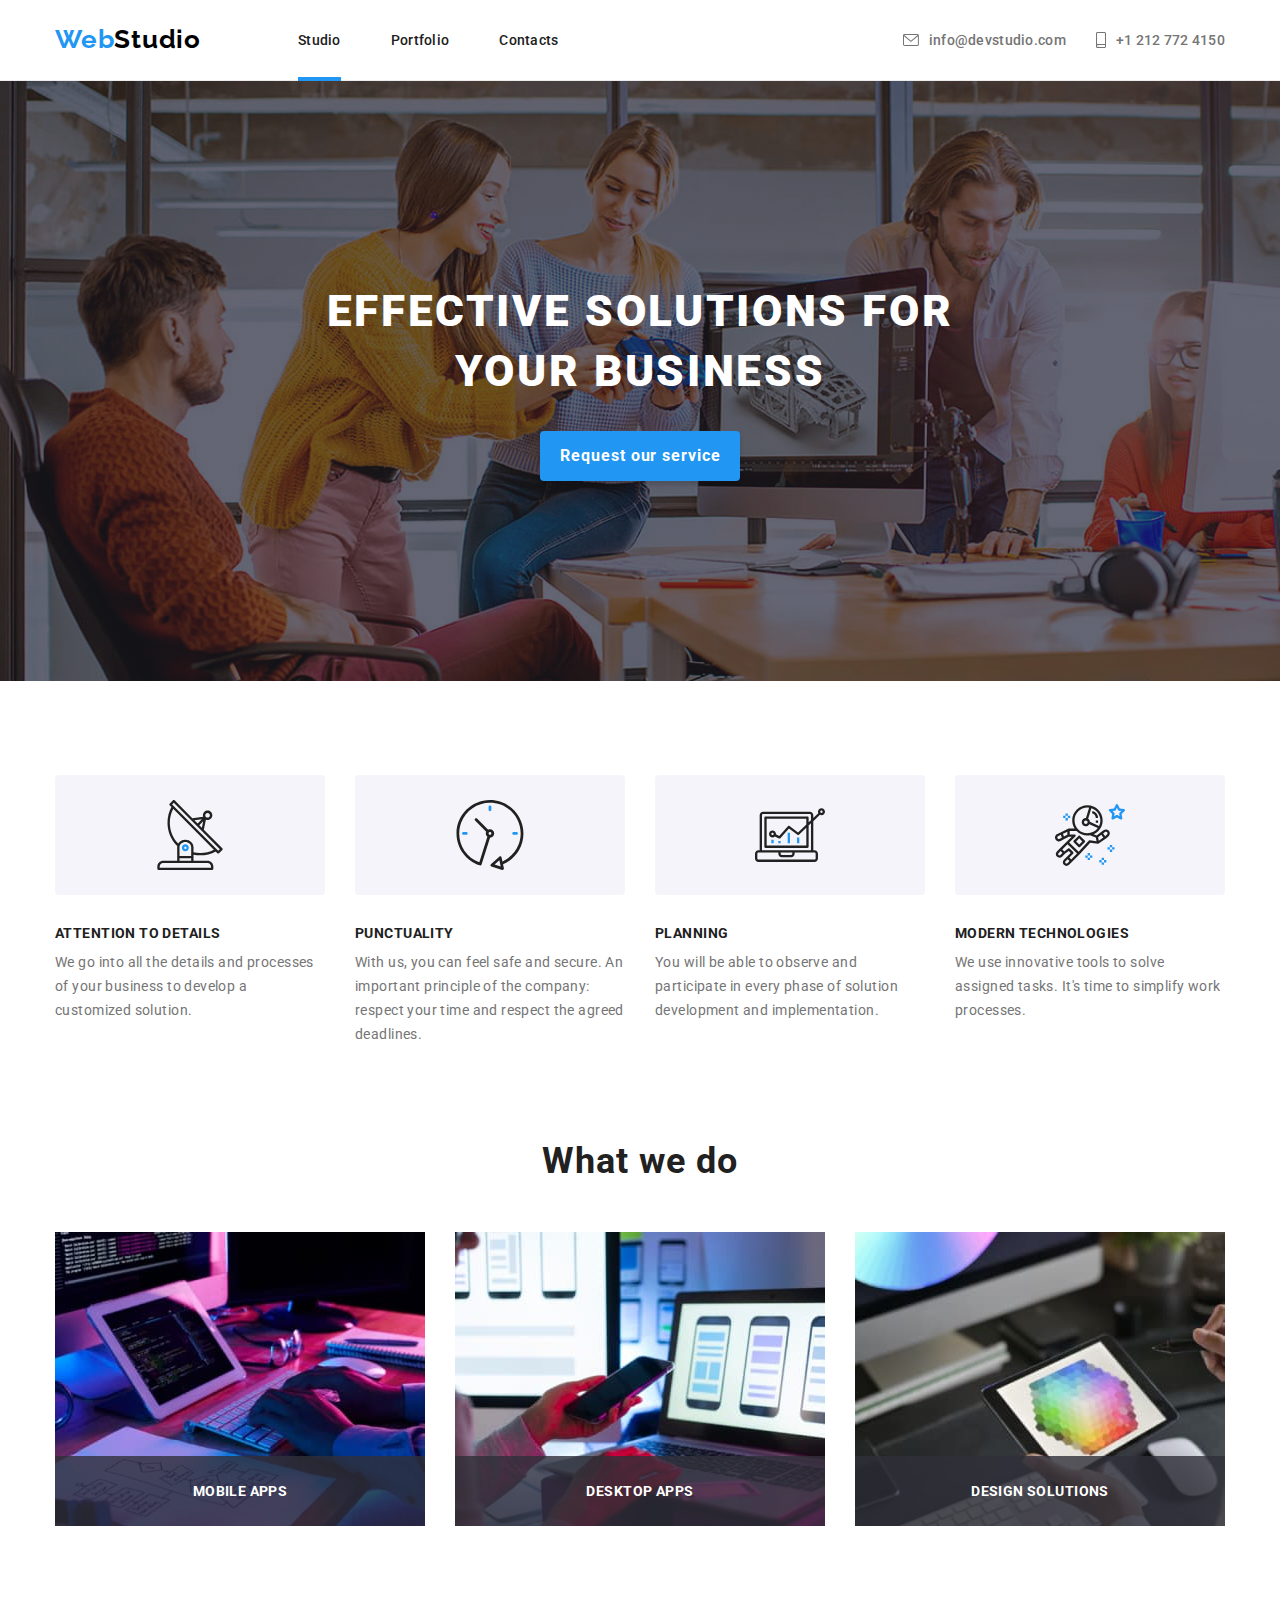
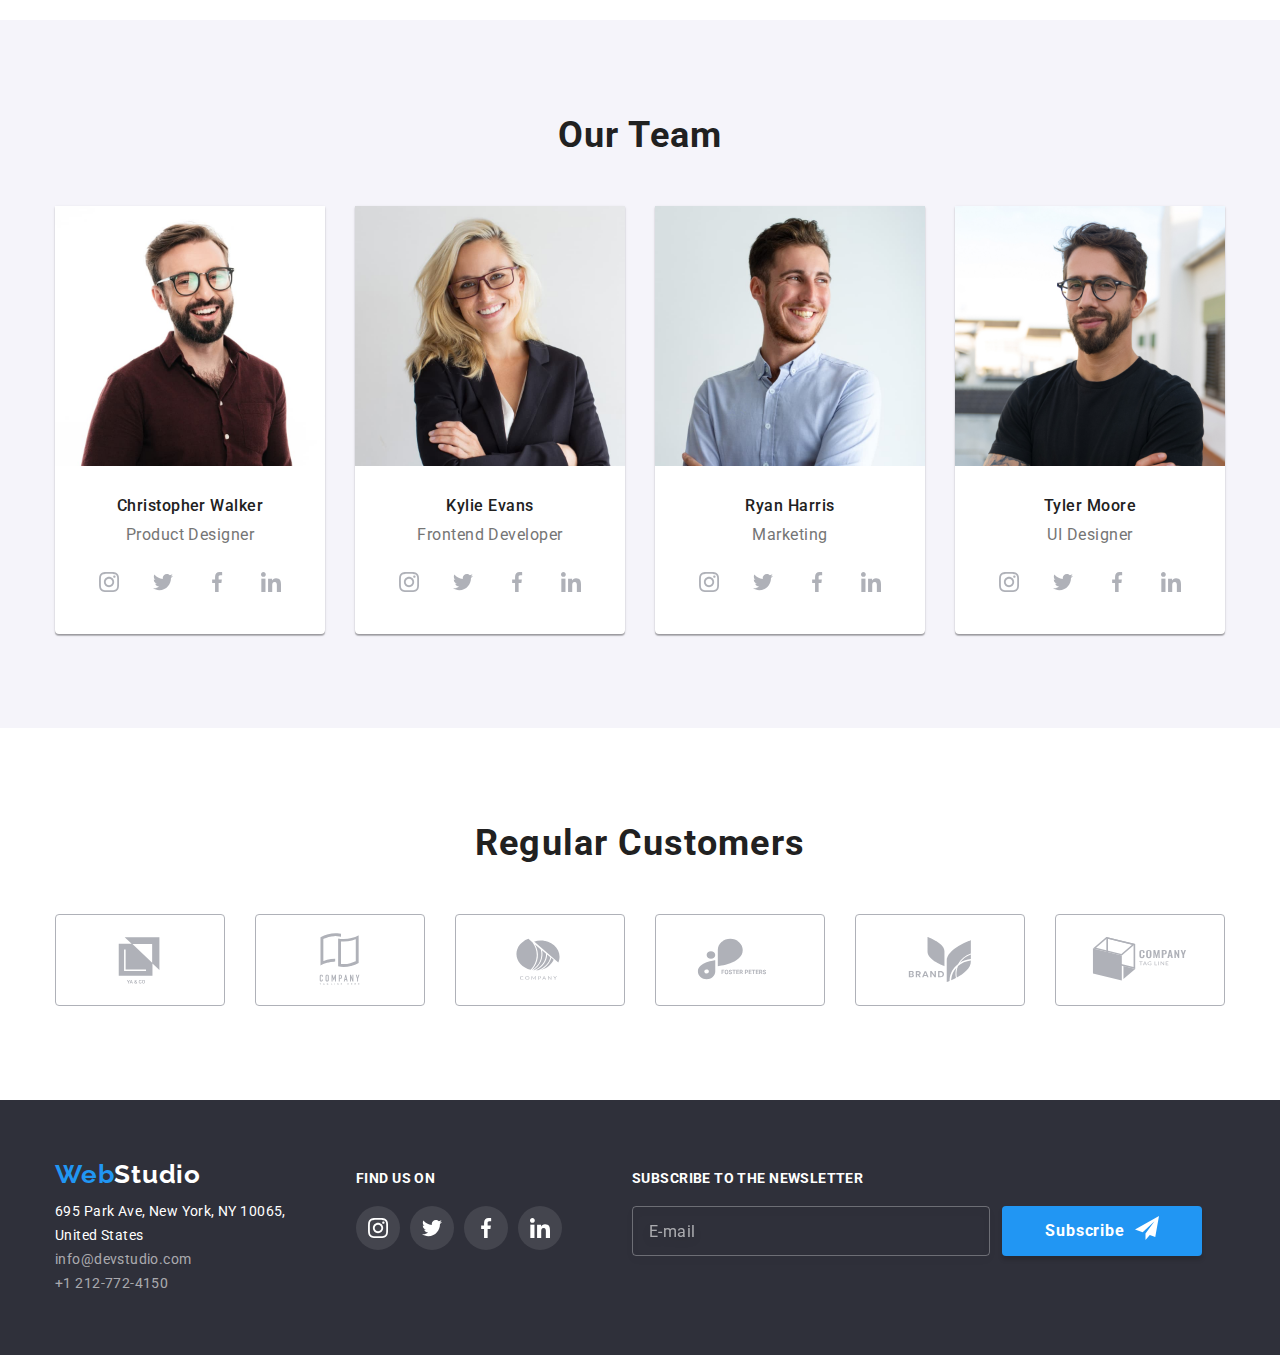
<file: index.html>
<!DOCTYPE html>
<html lang="en">
  <head>
    <link rel="preconnect" href="https://fonts.googleapis.com" />
    <link rel="preconnect" href="https://fonts.gstatic.com" crossorigin />
    <link
      href="https://fonts.googleapis.com/css2?family=Raleway:wght@700&family=Roboto:wght@400;500;700;900&display=swap"
      rel="stylesheet"
    />
    <link
      rel="stylesheet"
      href="https://cdnjs.cloudflare.com/ajax/libs/modern-normalize/1.1.0/modern-normalize.min.css"
    />
    <link rel="stylesheet" href="./css/main.min.css" />
    <!-- <link rel="stylesheet" href="./css/style.css" /> -->
    <meta charset="UTF-8" />
    <meta http-equiv="X-UA-Compatible" content="IE=edge" />
    <meta name="viewport" content="width=device-width, initial-scale=1.0" />
    <title>WebStudio - effective solutions</title>
  </head>
  <body>
    <!-- HEADER SECTION -->

    <header class="header">
      <div class="container header__container">
        <nav class="nav">
          <a class="header-logo logo" href="./index.html"
            >Web<span class="header-logo__hdsecond">Studio </span></a
          >
          <ul class="nav__list">
            <li class="nav__item">
              <a class="nav__link current" href="./index.html">Studio</a>
            </li>
            <li class="nav__item">
              <a class="nav__link" href="./portfolio.html">Portfolio</a>
            </li>
            <li class="nav__item">
              <a class="nav__link" href="#">Contacts</a>
            </li>
          </ul>
        </nav>

        <ul class="addresses">
          <li class="addresses__item">
            <a class="addresses__link" href="mailto:info@devstudio.com">
              <svg class="addresses__icon" width="16px" height="12px">
                <use
                  href="./images/svg/symbol-defss.svg#icon-envelope"
                ></use></svg
              >info@devstudio.com</a
            >
          </li>
          <li class="addresses__item">
            <a class="addresses__link" href="tel:+12127724150"
              ><svg class="addresses__icon" width="10px" height="16px">
                <use
                  href="./images/svg/symbol-defss.svg#icon-smartphone"
                ></use></svg
              >+1 212 772 4150</a
            >
          </li>
        </ul>
      </div>
    </header>

    <!-- HERO SECTION -->

    <main class="main">
      <section class="hero">
        <div class="container hero__wrapper">
          <h1 class="hero__cta">EFFECTIVE SOLUTIONS FOR YOUR BUSINESS</h1>
          <button class="hero__btn btn" type="button" data-modal-open>
            Request our service
          </button>
        </div>
      </section>

      <!-- FEATURES SECTION -->

      <section class="features section">
        <div class="container features__container">
          <h2 class="features__sectiontitle visually-hidden">Why choose us</h2>
          <ul class="features__list">
            <li class="features__item">
              <div class="features__icons-wrapper">
                <svg class="features__icon" width="70px" height="70px">
                  <use href="./images/svg/symbol-defss.svg#icon-antenna"></use>
                </svg>
              </div>
              <h3 class="features__title">ATTENTION TO DETAILS</h3>
              <p class="features__desc">
                We go into all the details and processes of your business to
                develop a customized solution.
              </p>
            </li>
            <li class="features__item">
              <div class="features__icons-wrapper">
                <svg class="features__icon" width="70px" height="70px">
                  <use href="./images/svg/symbol-defss.svg#icon-clock"></use>
                </svg>
              </div>
              <h3 class="features__title">PUNCTUALITY</h3>
              <p class="features__desc">
                With us, you can feel safe and secure. An important principle of
                the company: respect your time and respect the agreed deadlines.
              </p>
            </li>
            <li class="features__item">
              <div class="features__icons-wrapper">
                <svg class="features__icon" width="70px" height="70px">
                  <use href="./images/svg/symbol-defss.svg#icon-diagram"></use>
                </svg>
              </div>
              <h3 class="features__title">PLANNING</h3>
              <p class="features__desc">
                You will be able to observe and participate in every phase of
                solution development and implementation.
              </p>
            </li>
            <li class="features__item">
              <div class="features__icons-wrapper">
                <svg class="features__icon" width="70px" height="70px">
                  <use
                    href="./images/svg/symbol-defss.svg#icon-astronaut"
                  ></use>
                </svg>
              </div>
              <h3 class="features__title">MODERN TECHNOLOGIES</h3>
              <p class="features__desc">
                We use innovative tools to solve assigned tasks. It's time to
                simplify work processes.
              </p>
            </li>
          </ul>
        </div>
      </section>

      <!-- GALLERY SECTION -->

      <section class="gallery section">
        <h2 class="gallery__title section-title">What we do</h2>
        <div class="gallery__wrapper">
          <ul class="gallery__list">
            <li class="gallery__item">
              <img
                class="gallery__img"
                src="./images/box1.jpg"
                alt="tablet"
                width="370"
                height="294"
              />
              <div class="gallery__desc">
                <p class="gallery__desc-text">MOBILE APPS</p>
              </div>
            </li>
            <li class="gallery__item">
              <img
                class="galley-img"
                src="./images/box2.jpg"
                alt="laptop"
                width="370"
                height="294"
              />
              <div class="gallery__desc">
                <p class="gallery__desc-text">DESKTOP APPS</p>
              </div>
            </li>
            <li class="gallery__item">
              <img
                class="gallery__img"
                src="./images/box3.jpg"
                alt="tablet"
                width="370"
                height="294"
              />
              <div class="gallery__desc">
                <p class="gallery__desc-text">DESIGN SOLUTIONS</p>
              </div>
            </li>
          </ul>
        </div>
      </section>

      <!-- TEAM SECTION -->

      <section class="team section">
        <div class="team__wrapper container">
          <h2 class="team__title section-title">Our Team</h2>
          <ul class="team__list">
            <li class="team__item">
              <img
                class="team__img"
                src="./images/person1.jpg"
                alt="Product Designer"
                width="270"
                height="260"
              />
              <div class="team__desc-wrapper">
                <h3 class="team__name">Christopher Walker</h3>
                <p class="team__desc">Product Designer</p>
                <ul class="team__icons-list icons-list">
                  <li class="icon__item">
                    <a href="" class="team__icon-link">
                      <svg class="team__icon" width="20px" height="20px">
                        <use
                          href="./images/svg/symbol-defss.svg#icon-instagram"
                        ></use>
                      </svg>
                    </a>
                  </li>
                  <li class="icon-item">
                    <a href="" class="team__icon-link">
                      <svg class="team__icon" width="20px" height="20px">
                        <use
                          href="./images/svg/symbol-defss.svg#icon-twitter"
                        ></use>
                      </svg>
                    </a>
                  </li>
                  <li class="icon__item">
                    <a href="" class="team__icon-link">
                      <svg class="team__icon" width="20px" height="20px">
                        <use
                          href="./images/svg/symbol-defss.svg#icon-facebook"
                        ></use>
                      </svg>
                    </a>
                  </li>
                  <li class="icon__item">
                    <a href="" class="team__icon-link">
                      <svg class="team__icon" width="20px" height="20px">
                        <use
                          href="./images/svg/symbol-defss.svg#icon-linkedin"
                        ></use>
                      </svg>
                    </a>
                  </li>
                </ul>
              </div>
            </li>
            <li class="team__item">
              <img
                class="team__img"
                src="./images/person2.jpg"
                alt="Frontend Developer"
                width="270"
                height="260"
              />
              <div class="team__desc-wrapper">
                <h3 class="team__name">Kylie Evans</h3>
                <p class="team__desc">Frontend Developer</p>
                <ul class="team__icons-list icons-list">
                  <li class="icon__item">
                    <a href="" class="team__icon-link">
                      <svg class="team__icon" width="20px" height="20px">
                        <use
                          href="./images/svg/symbol-defss.svg#icon-instagram"
                        ></use>
                      </svg>
                    </a>
                  </li>
                  <li class="icon__item">
                    <a href="" class="team__icon-link">
                      <svg class="team__icon" width="20px" height="20px">
                        <use
                          href="./images/svg/symbol-defss.svg#icon-twitter"
                        ></use>
                      </svg>
                    </a>
                  </li>
                  <li class="icon__item">
                    <a href="" class="team__icon-link">
                      <svg class="team__icon" width="20px" height="20px">
                        <use
                          href="./images/svg/symbol-defss.svg#icon-facebook"
                        ></use>
                      </svg>
                    </a>
                  </li>
                  <li class="icon__item">
                    <a href="" class="team__icon-link">
                      <svg class="team__icon" width="20px" height="20px">
                        <use
                          href="./images/svg/symbol-defss.svg#icon-linkedin"
                        ></use>
                      </svg>
                    </a>
                  </li>
                </ul>
              </div>
            </li>
            <li class="team__item">
              <img
                class="team__img"
                src="./images/person3.jpg"
                alt="Marketing"
                width="270"
                height="260"
              />
              <div class="team__desc-wrapper">
                <h3 class="team__name">Ryan Harris</h3>
                <p class="team__desc">Marketing</p>
                <ul class="team__icons-list icons-list">
                  <li class="icon__item">
                    <a href="" class="team__icon-link">
                      <svg class="team__icon" width="20px" height="20px">
                        <use
                          href="./images/svg/symbol-defss.svg#icon-instagram"
                        ></use>
                      </svg>
                    </a>
                  </li>
                  <li class="icon__item">
                    <a href="" class="team__icon-link">
                      <svg class="team__icon" width="20px" height="20px">
                        <use
                          href="./images/svg/symbol-defss.svg#icon-twitter"
                        ></use>
                      </svg>
                    </a>
                  </li>
                  <li class="icon__item">
                    <a href="" class="team__icon-link">
                      <svg class="team__icon" width="20px" height="20px">
                        <use
                          href="./images/svg/symbol-defss.svg#icon-facebook"
                        ></use>
                      </svg>
                    </a>
                  </li>
                  <li class="icon__item">
                    <a href="" class="team__icon-link">
                      <svg class="team__icon" width="20px" height="20px">
                        <use
                          href="./images/svg/symbol-defss.svg#icon-linkedin"
                        ></use>
                      </svg>
                    </a>
                  </li>
                </ul>
              </div>
            </li>
            <li class="team__item">
              <img
                class="team__img"
                src="./images/person4.jpg"
                alt="UI Designer"
                width="270"
                height="260"
              />
              <div class="team__desc-wrapper">
                <h3 class="team__name">Tyler Moore</h3>
                <p class="team__desc">UI Designer</p>
                <ul class="team__icons-list icons-list">
                  <li class="icon__item">
                    <a href="" class="team__icon-link" aria-label="instagram">
                      <svg class="team__icon" width="20px" height="20px">
                        <use
                          href="./images/svg/symbol-defss.svg#icon-instagram"
                        ></use>
                      </svg>
                    </a>
                  </li>
                  <li class="icon__item">
                    <a href="" class="team__icon-link" aria-label="twitter">
                      <svg class="team__icon" width="20px" height="20px">
                        <use
                          href="./images/svg/symbol-defss.svg#icon-twitter"
                        ></use>
                      </svg>
                    </a>
                  </li>
                  <li class="icon__item">
                    <a href="" class="team__icon-link" aria-label="facebook">
                      <svg class="team__icon" width="20px" height="20px">
                        <use
                          href="./images/svg/symbol-defss.svg#icon-facebook"
                        ></use>
                      </svg>
                    </a>
                  </li>
                  <li class="icon__item">
                    <a href="" class="team__icon-link" aria-label="linkedin">
                      <svg class="team__icon" width="20px" height="20px">
                        <use
                          href="./images/svg/symbol-defss.svg#icon-linkedin"
                        ></use>
                      </svg>
                    </a>
                  </li>
                </ul>
              </div>
            </li>
          </ul>
        </div>
      </section>

      <!-- COMPANIES SECTION -->

      <section class="companies section">
        <div class="container companies__container">
          <h2 class="companies__title section-title">Regular Customers</h2>
          <ul class="companies__list">
            <li class="companies__item">
              <a class="companies__link" href=""
                ><svg class="companies__icon" width="106px" height="60px">
                  <use href="./images/svg/symbol-defss.svg#icon-Logo1"></use>
                </svg>
              </a>
            </li>
            <li class="companies__item">
              <a class="companies__link" href="">
                <svg class="companies__icon" width="106px" height="60px">
                  <use href="./images/svg/symbol-defss.svg#icon-Logo2"></use>
                </svg>
              </a>
            </li>
            <li class="companies__item">
              <a class="companies__link" href="">
                <svg class="companies__icon" width="106px" height="60px">
                  <use href="./images/svg/symbol-defss.svg#icon-Logo3"></use>
                </svg>
              </a>
            </li>
            <li class="companies__item">
              <a class="companies__link" href="">
                <svg class="companies__icon" width="106px" height="60px">
                  <use href="./images/svg/symbol-defss.svg#icon-Logo4"></use>
                </svg>
              </a>
            </li>

            <li class="companies__item">
              <a class="companies__link" href="">
                <svg class="companies__icon" width="106px" height="60px">
                  <use href="./images/svg/symbol-defss.svg#icon-Logo5"></use>
                </svg>
              </a>
            </li>
            <li class="companies__item">
              <a class="companies__link" href="">
                <svg class="companies__icon" width="106px" height="60px">
                  <use href="./images/svg/symbol-defss.svg#icon-Logo6"></use>
                </svg>
              </a>
            </li>
          </ul>
        </div>
      </section>
    </main>

    <!-- FOOTER SECTION -->

    <footer class="footer">
      <div class="footer__wrapper container">
        <div class="footer__contacts">
          <a class="footer__logo logo" href="./index.html"
            >Web<span class="logo__ftsecond">Studio </span></a
          >
          <address class="contacts-footer">
            <ul class="footer-address-list">
              <li class="address-footer-item">
                <a class="address-footer"
                  >695 Park Ave, New York, NY 10065, United States</a
                >
              </li>
              <li class="address-footer-item address-footer-item-email">
                <a class="email-footer" href="mailto:info@devstudio.com"
                  >info@devstudio.com</a
                >
              </li>
              <li class="address-footer-item address-footer-tel">
                <a class="tel-footer" href="tel:+12127724150"
                  >+1 212-772-4150</a
                >
              </li>
            </ul>
          </address>
        </div>
        <div class="footer-social-wrapper">
          <h2 class="footer-title footer-social-title">FIND US ON</h2>
          <ul class="icons-list footer-icons-list">
            <li class="icon__item footer-icon-item">
              <a
                href=""
                class="team__icon-link footer-icon-link"
                aria-label="instagram"
              >
                <svg class="team__icon footer-icon" width="20px" height="20px">
                  <use
                    href="./images/svg/symbol-defss.svg#icon-instagram"
                  ></use>
                </svg>
              </a>
            </li>
            <li class="icon__item footer-icon-item">
              <a
                href=""
                class="team__icon-link footer-icon-link"
                aria-label="twitter"
              >
                <svg class="team__icon footer-icon" width="20px" height="20px">
                  <use href="./images/svg/symbol-defss.svg#icon-twitter"></use>
                </svg>
              </a>
            </li>
            <li class="icon__item footer-icon-item">
              <a
                href=""
                class="team__icon-link footer-icon-link"
                aria-label="facebook"
              >
                <svg class="team__icon footer-icon" width="20px" height="20px">
                  <use href="./images/svg/symbol-defss.svg#icon-facebook"></use>
                </svg>
              </a>
            </li>
            <li class="icon__item footer-icon-item">
              <a
                href=""
                class="team__icon-link footer-icon-link"
                aria-label="linkedin"
              >
                <svg class="team__icon footer-icon" width="20px" height="20px">
                  <use href="./images/svg/symbol-defss.svg#icon-linkedin"></use>
                </svg>
              </a>
            </li>
          </ul>
        </div>
        <div class="footer-contact-wrapper">
          <h2 class="footer-title footer-title-subscribe">
            SUBSCRIBE TO THE NEWSLETTER
          </h2>
          <form name="footer-contact" class="footer-contact">
            <label class="label-footer-contact" for="label-footer-contact">
              <input
                type="email"
                class="input-footer-contact"
                placeholder="E-mail"
                id="label-footer-contact"
              />
            </label>
            <button type="submit" class="btn-footer-submit btn">
              <span class="btn-footer-name">Subscribe</span>
              <svg class="icon-btn-footer" width="24" height="24">
                <use href="./images/svg/symbol-defss.svg#icon-send"></use>
              </svg>
            </button>
          </form>
        </div>
      </div>
    </footer>
    <!-- ********* -->

    <!-- Modal Window -->

    <!-- ********* -->
    <div class="backdrop is-hidden" data-modal>
      <div class="modal">
        <button class="modal-button" type="button" data-modal-close>
          <svg class="modal-icon" width="18" height="18">
            <use href="./images/svg/symbol-defss.svg#close-icon"></use>
          </svg>
        </button>
        <form name="request_form" class="request-form">
          <strong class="modal-title"
            >Leave your information and we'll call you back</strong
          >
          <label for="label-name" class="label label-name">
            <span class="label-title">Name</span>
            <input
              id="label-name"
              type="text"
              name="input_name"
              class="input-name"
            />
            <svg class="icon-form icon-name" width="18" height="18">
              <use href="./images/svg/symbol-defss.svg#icon-person"></use>
            </svg>
          </label>
          <label for="label-tel" class="label label-tel">
            <span class="label-title">Telephone</span>
            <input
              type="text"
              name="input_tel"
              class="input-tel"
              id="label-tel"
            />
            <svg class="icon-form icon-tel" width="18" height="18">
              <use href="./images/svg/symbol-defss.svg#icon-phone"></use>
            </svg>
          </label>
          <label for="label-email" class="label label-email"
            ><span class="label-title">E-mail</span>
            <input
              type="email"
              name="input_email"
              class="input-email"
              id="label-email"
            />
            <svg class="icon-form icon-email" width="18" height="18">
              <use href="./images/svg/symbol-defss.svg#icon-email"></use>
            </svg>
          </label>
          <label for="label-comments" class="label label-comments"
            >Comments
            <textarea
              name="comments-text"
              rows="8"
              placeholder="Enter the text"
              id="label-comments"
            ></textarea>
          </label>
          <label for="label-terms" class="label-terms">
            <input
              class="input-terms"
              type="checkbox"
              name="input-terms"
              id="label-terms"
            />

            <span class="checkbox-custom">
              <svg class="checkbox-icon" width="11" height="8">
                <use href="./images/svg/symbol-defss.svg#icon-checkbox"></use>
              </svg>
            </span>
            <span
              >I agree with the newsletter and accept the<br />
              <a href="" class="terms-link">Terms and Conditions</a></span
            >
          </label>
          <button class="send-form-btn btn" type="submit">Send</button>
        </form>
      </div>
    </div>
    <script src="./js/modal.js"></script>
  </body>
</html>
</file>
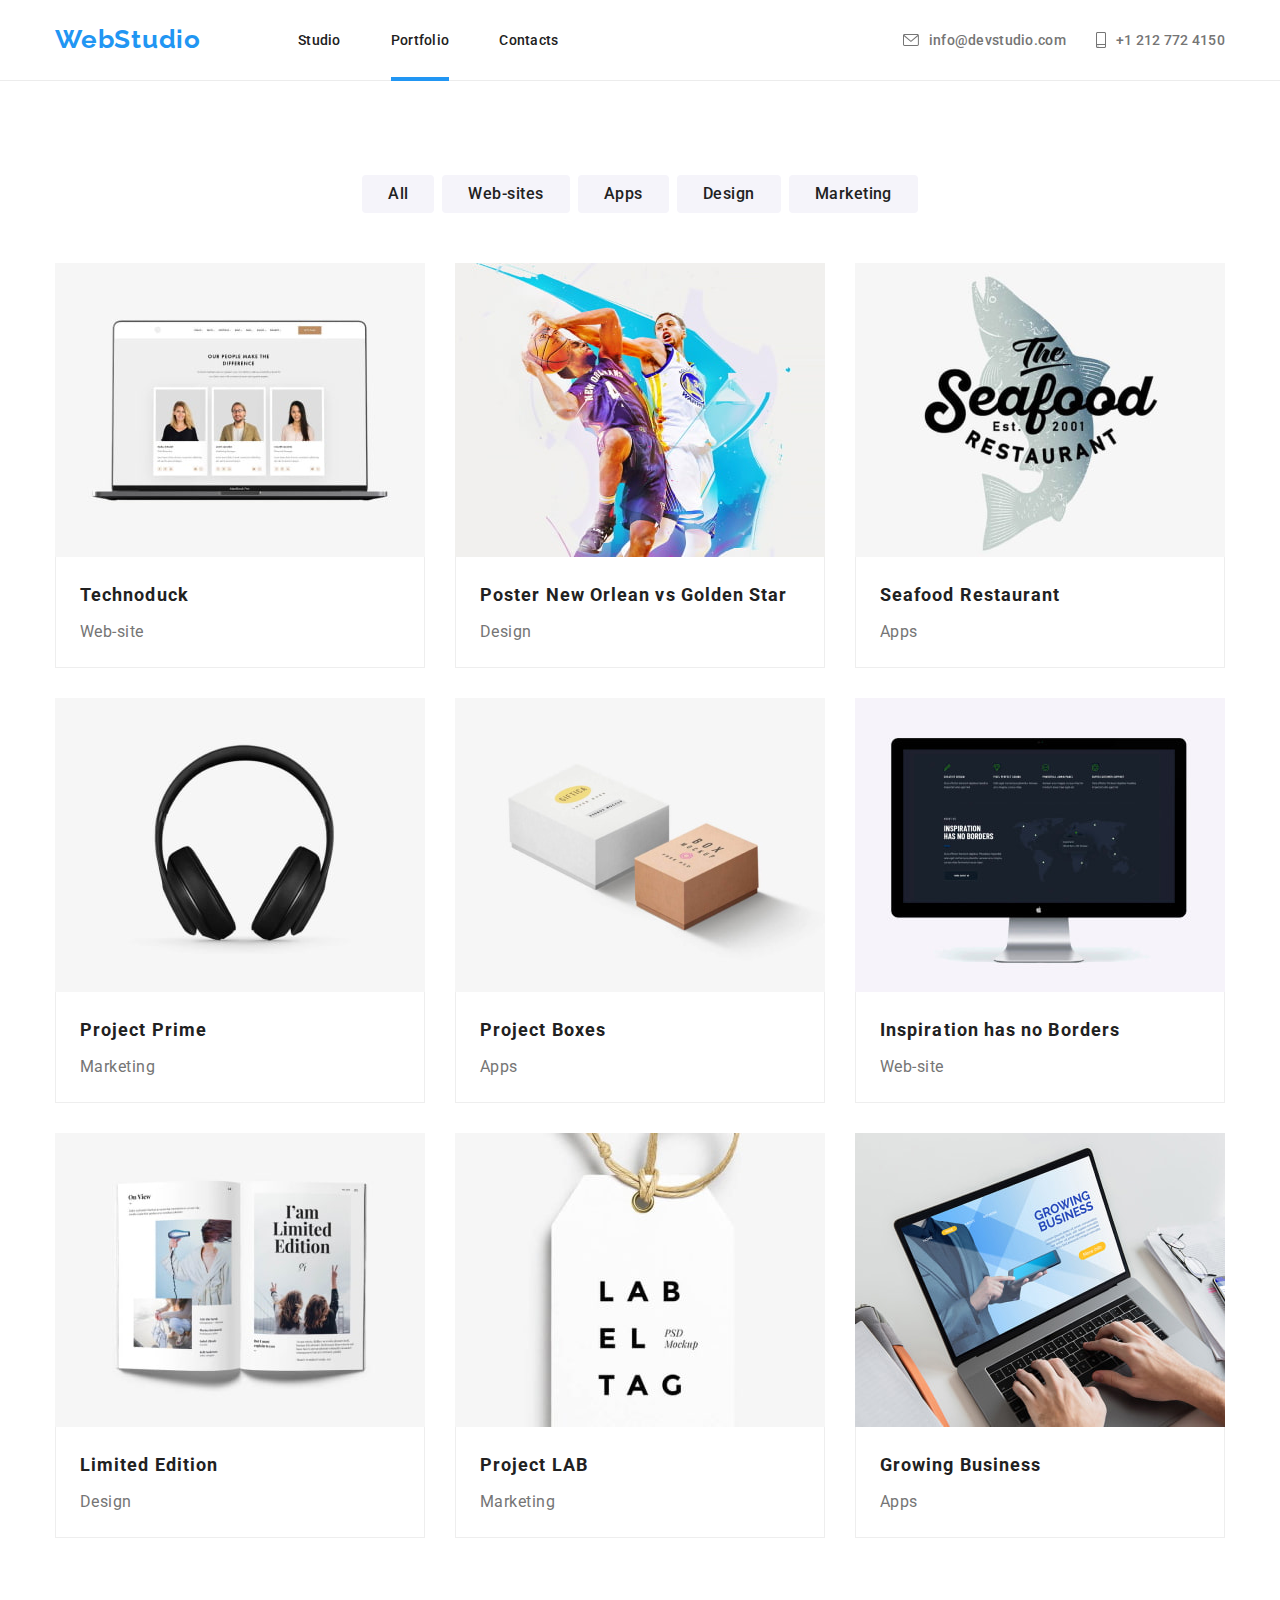
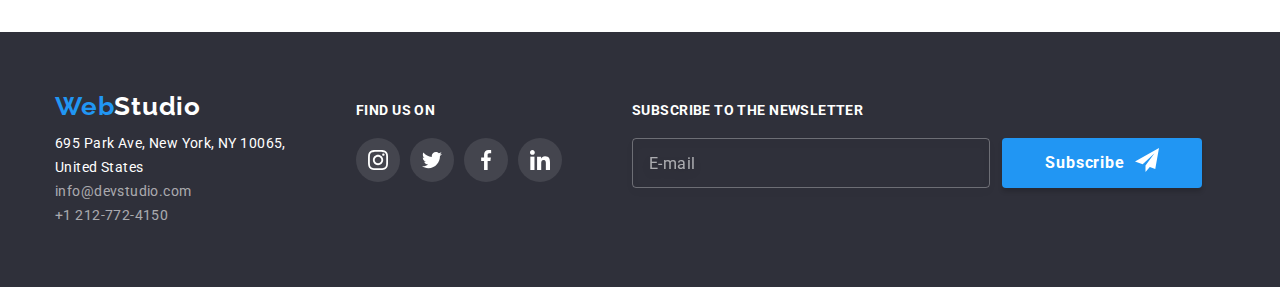
<file: portfolio.html>
<!DOCTYPE html>
<html lang="en">
  <head>
    <link rel="preconnect" href="https://fonts.googleapis.com" />
    <link rel="preconnect" href="https://fonts.gstatic.com" crossorigin />
    <link
      href="https://fonts.googleapis.com/css2?family=Raleway:wght@700&family=Roboto:wght@400;500;700;900&display=swap"
      rel="stylesheet"
    />
    <link
      rel="stylesheet"
      href="https://cdnjs.cloudflare.com/ajax/libs/modern-normalize/1.1.0/modern-normalize.min.css"
    />
    <link rel="stylesheet" href="./css/main.min.css" />
    <!-- <link rel="stylesheet" href="./css/style.css" /> -->
    <meta charset="UTF-8" />
    <meta http-equiv="X-UA-Compatible" content="IE=edge" />
    <meta name="viewport" content="width=device-width, initial-scale=1.0" />
    <title>WebStudio - effective solutions</title>
  </head>
  <body>
    <!-- HEADER SECTION -->

    <header class="header">
      <div class="container header__container">
        <nav class="nav">
          <a class="header-logo logo" href="./index.html"
            >Web<span class="logo__hdsecond">Studio </span></a
          >
          <ul class="nav__list">
            <li class="nav__item">
              <a class="nav__link" href="./index.html">Studio</a>
            </li>
            <li class="nav__item">
              <a class="nav__link current" href="./portfolio.html">Portfolio</a>
            </li>
            <li class="nav__item">
              <a class="nav__link" href="#">Contacts</a>
            </li>
          </ul>
        </nav>

        <ul class="addresses">
          <li class="addresses__item">
            <a
              class="addresses__link addresses__link--email"
              href="mailto:info@devstudio.com"
            >
              <svg class="addresses__icon" width="16px" height="12px">
                <use
                  href="./images/svg/symbol-defss.svg#icon-envelope"
                ></use></svg
              >info@devstudio.com</a
            >
          </li>
          <li class="addresses__item">
            <a
              class="addresses__link addresses__link--tel"
              href="tel:+12127724150"
              ><svg class="addresses__icon" width="10px" height="16px">
                <use
                  href="./images/svg/symbol-defss.svg#icon-smartphone"
                ></use></svg
              >+1 212 772 4150</a
            >
          </li>
        </ul>
      </div>
    </header>

    <!-- Portfolio section -->

    <main>
      <section class="section section-portfolio">
        <h1 class="visually-hidden">Portfolio page</h1>
        <div class="container portfolio-wrapper">
          <h2 class="visually-hidden">Portfolio examples</h2>
          <ul class="filters">
            <li class="filters-item">
              <button class="all-btn filter-btn" type="button">All</button>
            </li>
            <li class="filters-item">
              <button class="websites-btn filter-btn" type="button">
                Web-sites
              </button>
            </li>
            <li class="filters-item">
              <button class="apps-btn filter-btn" type="button">Apps</button>
            </li>
            <li class="filters-item">
              <button class="design-btn filter-btn" type="button">
                Design
              </button>
            </li>
            <li class="filters-item">
              <button class="marketing-btn filter-btn" type="button">
                Marketing
              </button>
            </li>
          </ul>

          <ul class="portfolio-list">
            <li class="portfolio-item">
              <a href="#" class="portfolio-card">
                <div class="hover-container">
                  <img
                    class="portfolio-img"
                    src="images/portfolio/technoduck.jpg"
                    alt="Technoduck"
                    width="370"
                    height="294"
                  />
                  <div class="card-desc">
                    <p class="card-desc-text is-hidden">
                      Technoduck is a state-of-the-art coronavirus distribution
                      platform. Companies use this platform for digital
                      espionage and attacks on competitors' secure servers.
                    </p>
                  </div>
                </div>
                <div class="portfolio-desc-wrapper">
                  <h3 class="portfolio-item-name">Technoduck</h3>
                  <p class="portfolio-item-desc">Web-site</p>
                </div>
              </a>
            </li>
            <li class="portfolio-item">
              <a href="#" class="portfolio-card">
                <div class="hover-container">
                  <img
                    class="portfolio-img"
                    src="images/portfolio/poster.jpg"
                    alt="Poster"
                    width="370"
                    height="294"
                  />
                  <div class="card-desc">
                    <p class="card-desc-text is-hidden">
                      Technoduck is a state-of-the-art coronavirus distribution
                      platform. Companies use this platform for digital
                      espionage and attacks on competitors' secure servers.
                    </p>
                  </div>
                </div>
                <div class="portfolio-desc-wrapper">
                  <h3 class="portfolio-item-name">
                    Poster New Orlean vs Golden Star
                  </h3>
                  <p class="portfolio-item-desc">Design</p>
                </div>
              </a>
            </li>
            <li class="portfolio-item">
              <a href="#" class="portfolio-card">
                <div class="hover-container">
                  <img
                    class="portfolio-img"
                    src="images/portfolio/seafood.jpg"
                    alt="Seafood restaurant"
                    width="370"
                    height="294"
                  />
                  <div class="card-desc">
                    <p class="card-desc-text is-hidden">
                      Technoduck is a state-of-the-art coronavirus distribution
                      platform. Companies use this platform for digital
                      espionage and attacks on competitors' secure servers.
                    </p>
                  </div>
                </div>
                <div class="portfolio-desc-wrapper">
                  <h3 class="portfolio-item-name">Seafood Restaurant</h3>
                  <p class="portfolio-item-desc">Apps</p>
                </div>
              </a>
            </li>
            <li class="portfolio-item">
              <a href="#" class="portfolio-card">
                <div class="hover-container">
                  <img
                    class="portfolio-img"
                    src="images/portfolio/prime.jpg"
                    alt="Prime project"
                    width="370"
                    height="294"
                  />
                  <div class="card-desc">
                    <p class="card-desc-text is-hidden">
                      Technoduck is a state-of-the-art coronavirus distribution
                      platform. Companies use this platform for digital
                      espionage and attacks on competitors' secure servers.
                    </p>
                  </div>
                </div>
                <div class="portfolio-desc-wrapper">
                  <h3 class="portfolio-item-name">Project Prime</h3>
                  <p class="portfolio-item-desc">Marketing</p>
                </div>
              </a>
            </li>
            <li class="portfolio-item">
              <a href="#" class="portfolio-card">
                <div class="hover-container">
                  <img
                    class="portfolio-img"
                    src="images/portfolio/boxes.jpg"
                    alt="Boxes"
                    width="370"
                    height="294"
                  />
                  <div class="card-desc">
                    <p class="card-desc-text is-hidden">
                      Technoduck is a state-of-the-art coronavirus distribution
                      platform. Companies use this platform for digital
                      espionage and attacks on competitors' secure servers.
                    </p>
                  </div>
                </div>
                <div class="portfolio-desc-wrapper">
                  <h3 class="portfolio-item-name">Project Boxes</h3>
                  <p class="portfolio-item-desc">Apps</p>
                </div>
              </a>
            </li>
            <li class="portfolio-item">
              <a href="#" class="portfolio-card">
                <div class="hover-container">
                  <img
                    class="portfolio-img"
                    src="images/portfolio/inspiration.jpg"
                    alt="Inspiration has no limits"
                    width="370"
                    height="294"
                  />
                  <div class="card-desc">
                    <p class="card-desc-text is-hidden">
                      Technoduck is a state-of-the-art coronavirus distribution
                      platform. Companies use this platform for digital
                      espionage and attacks on competitors' secure servers.
                    </p>
                  </div>
                </div>
                <div class="portfolio-desc-wrapper">
                  <h3 class="portfolio-item-name">
                    Inspiration has no Borders
                  </h3>
                  <p class="portfolio-item-desc">Web-site</p>
                </div>
              </a>
            </li>
            <li class="portfolio-item">
              <a href="#" class="portfolio-card">
                <div class="hover-container">
                  <img
                    class="portfolio-img"
                    src="images/portfolio/limited.jpg"
                    alt="Limited edition"
                    width="370"
                    height="294"
                  />
                  <div class="card-desc">
                    <p class="card-desc-text is-hidden">
                      Technoduck is a state-of-the-art coronavirus distribution
                      platform. Companies use this platform for digital
                      espionage and attacks on competitors' secure servers.
                    </p>
                  </div>
                </div>
                <div class="portfolio-desc-wrapper">
                  <h3 class="portfolio-item-name">Limited Edition</h3>
                  <p class="portfolio-item-desc">Design</p>
                </div>
              </a>
            </li>
            <li class="portfolio-item">
              <a href="#" class="portfolio-card">
                <div class="hover-container">
                  <img
                    class="portfolio-img"
                    src="images/portfolio/lab.jpg"
                    alt="Project LAB"
                    width="370"
                    height="294"
                  />
                  <div class="card-desc">
                    <p class="card-desc-text is-hidden">
                      Technoduck is a state-of-the-art coronavirus distribution
                      platform. Companies use this platform for digital
                      espionage and attacks on competitors' secure servers.
                    </p>
                  </div>
                </div>
                <div class="portfolio-desc-wrapper">
                  <h3 class="portfolio-item-name">Project LAB</h3>
                  <p class="portfolio-item-desc">Marketing</p>
                </div>
              </a>
            </li>
            <li class="portfolio-item">
              <a href="#" class="portfolio-card">
                <div class="hover-container">
                  <img
                    class="portfolio-img"
                    src="images/portfolio/growing.jpg"
                    alt="Growing business"
                    width="370"
                    height="294"
                  />
                  <div class="card-desc">
                    <p class="card-desc-text is-hidden">
                      Technoduck is a state-of-the-art coronavirus distribution
                      platform. Companies use this platform for digital
                      espionage and attacks on competitors' secure servers.
                    </p>
                  </div>
                </div>
                <div class="portfolio-desc-wrapper">
                  <h3 class="portfolio-item-name">Growing Business</h3>
                  <p class="portfolio-item-desc">Apps</p>
                </div>
              </a>
            </li>
          </ul>
        </div>
      </section>
    </main>

    <!-- FOOTER SECTION -->

    <footer class="footer">
      <div class="footer__wrapper container">
        <div class="footer__contacts">
          <a class="footer__logo logo" href="./index.html"
            >Web<span class="logo__ftsecond">Studio </span></a
          >
          <address class="contacts-footer">
            <ul class="footer-address-list">
              <li class="address-footer-item">
                <a class="address-footer"
                  >695 Park Ave, New York, NY 10065, United States</a
                >
              </li>
              <li class="address-footer-item address-footer-item-email">
                <a class="email-footer" href="mailto:info@devstudio.com"
                  >info@devstudio.com</a
                >
              </li>
              <li class="address-footer-item address-footer-tel">
                <a class="tel-footer" href="tel:+12127724150"
                  >+1 212-772-4150</a
                >
              </li>
            </ul>
          </address>
        </div>
        <div class="footer-social-wrapper">
          <h2 class="footer-title footer-social-title">FIND US ON</h2>
          <ul class="icons-list footer-icons-list">
            <li class="icon__item footer-icon-item">
              <a
                href=""
                class="team__icon-link footer-icon-link"
                aria-label="instagram"
              >
                <svg class="team__icon footer-icon" width="20px" height="20px">
                  <use
                    href="./images/svg/symbol-defss.svg#icon-instagram"
                  ></use>
                </svg>
              </a>
            </li>
            <li class="icon__item footer-icon-item">
              <a
                href=""
                class="team__icon-link footer-icon-link"
                aria-label="twitter"
              >
                <svg class="team__icon footer-icon" width="20px" height="20px">
                  <use href="./images/svg/symbol-defss.svg#icon-twitter"></use>
                </svg>
              </a>
            </li>
            <li class="icon__item footer-icon-item">
              <a
                href=""
                class="team__icon-link footer-icon-link"
                aria-label="facebook"
              >
                <svg class="team__icon footer-icon" width="20px" height="20px">
                  <use href="./images/svg/symbol-defss.svg#icon-facebook"></use>
                </svg>
              </a>
            </li>
            <li class="icon__item footer-icon-item">
              <a
                href=""
                class="team__icon-link footer-icon-link"
                aria-label="linkedin"
              >
                <svg class="team__icon footer-icon" width="20px" height="20px">
                  <use href="./images/svg/symbol-defss.svg#icon-linkedin"></use>
                </svg>
              </a>
            </li>
          </ul>
        </div>
        <div class="footer-contact-wrapper">
          <h2 class="footer-title footer-title-subscribe">
            SUBSCRIBE TO THE NEWSLETTER
          </h2>
          <form name="footer-contact" class="footer-contact">
            <label class="label-footer-contact" for="label-footer-contact">
              <input
                type="email"
                class="input-footer-contact"
                placeholder="E-mail"
                id="label-footer-contact"
              />
            </label>
            <button type="submit" class="btn-footer-submit btn">
              <span class="btn-footer-name">Subscribe</span>
              <svg class="icon-btn-footer" width="24" height="24">
                <use href="./images/svg/symbol-defss.svg#icon-send"></use>
              </svg>
            </button>
          </form>
        </div>
      </div>
    </footer>
  </body>
</html>
</file>
<file: css/style.css>
:root {
  --btn-color: #2196f3;
  --main-txt-color: #757575;
  --title-txt-color: #212121;
  --bgrnd-color: #ffffff;
  --bgrnd-hero: #2f303a;
  --bgrnd-team: #f5f4fa;
  --border-color: #eeeeee;
  --border-color-secondary: #ececec;
  --additional-color-logo: #000000;
  --btn-active-color: #188ce8;
  --icon-color: #afb1b8;
  --transition-dir: 250ms;
  --transition-time-func: cubic-bezier(0.4, 0, 0.2, 1);
}

* {
  margin-block-start: 0px;
  margin-block-end: 0px;
}

.visually-hidden {
  position: absolute;
  width: 1px;
  height: 1px;
  margin: -1px;
  border: 0;
  padding: 0;

  white-space: nowrap;
  clip-path: inset(100%);
  clip: rect(0 0 0 0);
  overflow: hidden;
}

body {
  background-color: var(--bgrnd-color);
  font-family: "roboto", sans-serif;
  color: var(--main-txt-color);
}

a {
  text-decoration: none;
  color: inherit;
}

ul,
ol {
  list-style: none;
  margin: 0;
  padding: 0;
}

img {
  display: block;
  max-width: 100%;
  height: auto;
}

button {
  cursor: pointer;
}

.container {
  max-width: 1200px;
  padding: 0 15px;
  margin: 0 auto;
}

/* -------Header------ */
.header {
  border-bottom: 1px solid var(--border-color-secondary);
}

.header__container {
  display: flex;
  justify-content: space-between;

  align-items: center;
}

.nav {
  display: flex;
  align-items: center;
}

.nav__list {
  display: flex;
}

.nav__item:first-child {
  margin-right: 50px;
}

.nav__item:nth-child(2) {
  margin-right: 50px;
}

.header-logo {
  display: block;
  margin-right: 97px;
  padding-top: 24px;
  padding-bottom: 24px;
}

.logo__hdsecond {
  color: var(--additional-color-logo);
}

.logo {
  font-family: "raleway";
  font-weight: 700;
  color: var(--btn-color);
  font-size: 26px;
  letter-spacing: 0.03em;
  text-decoration: none;
}
.nav__link {
  display: block;
  font-weight: 500;
  font-size: 14px;
  color: var(--title-txt-color);
  text-decoration: none;
  letter-spacing: 0.02em;
  padding-top: 32px;
  padding-bottom: 32px;
  transition-property: color;
  transition-duration: var(--transition-dir);
  transition-timing-function: var(--transition-time-func);
  transition-delay: 0s;
  position: relative;
}

.nav__link:hover,
.tel-footer:hover,
.email-footer:hover {
  color: var(--btn-color);
}

.nav__link:focus,
.tel-footer:focus,
.email-footer:focus {
  color: var(--btn-color);
}

.current::after {
  display: block;
  content: "";
  width: 100%;
  height: 4px;
  position: absolute;
  bottom: -1px;
  background-color: var(--btn-color);
}

.addresses {
  display: flex;
  justify-content: flex-end;
}

.addresses__link {
  padding-top: 32px;
  padding-bottom: 32px;
  color: var(--main-txt-color);
  font-weight: 500;
  font-size: 14px;
  text-decoration: none;
  letter-spacing: 0.02em;
  display: flex;
  align-items: center;
  gap: 10px;
  transition-property: color;
  transition-duration: var(--transition-dir);
  transition-timing-function: var(--transition-time-func);
  transition-delay: 0s;
}

.addresses__link:hover,
.addresses__link:focus {
  color: var(--btn-color);
}

.addresses__icon {
  fill: currentColor;
}

.addresses__link--tel {
  margin-left: 30px;
}

/* -------HERO Section------ */

.section {
  padding-top: 94px;
  padding-bottom: 94px;
}

.hero {
  max-width: 1600px;
  margin-left: auto;
  margin-right: auto;
  background-image: linear-gradient(
      rgba(47, 48, 58, 0.4),
      rgba(47, 48, 58, 0.4)
    ),
    url("../images/bg-img.jpg");
  background-repeat: no-repeat;
  background-size: cover;
  padding-top: 200px;
  padding-bottom: 200px;
}

.hero__cta {
  width: 696px;
  margin-left: auto;
  margin-right: auto;
  margin-bottom: 30px;
  font-family: inherit;
  font-weight: 900;
  font-size: 44px;
  line-height: calc(60 / 44);
  text-align: center;
  letter-spacing: 0.06em;
  text-transform: uppercase;
  color: var(--bgrnd-color);
  text-align: center;
}

.hero__btn {
  padding: 10px 19px 10px 20px;
  display: block;
  margin-left: auto;
  margin-right: auto;
  font-weight: 700;
  font-size: 16px;
  line-height: calc(30 / 16);
  background-color: var(--btn-color);
  color: var(--bgrnd-color);
  border: none;
  border-radius: 4px;
  letter-spacing: 0.06em;
  transition-property: background-color;
  transition-duration: var(--transition-dir);
  transition-timing-function: var(--transition-time-func);
  transition-delay: 0s;
}

.hero__btn:hover,
.hero__btn:focus {
  background-color: var(--btn-active-color);
}

/* -------Features Section------ */

.features__list {
  display: flex;
  justify-content: space-between;
}

.features__icons-wrapper {
  height: 120px;
  display: flex;
  justify-content: center;
  align-items: center;
  border-radius: 4px;
  background-color: var(--bgrnd-team);
  margin-bottom: 30px;
}

.features__item {
  width: 270px;
}

.features__title {
  font-family: "Roboto";
  margin-bottom: 9px;
  font-weight: 700;
  font-size: 14px;
  line-height: calc(16 / 14);
  letter-spacing: 0.03em;
  color: var(--title-txt-color);
}

.features__desc {
  letter-spacing: 0.03em;
  font-size: 14px;
  line-height: calc(24 / 14);
}

/* -------Gallery Section------ */

.gallery {
  padding-top: 0px;
}

.gallery__wrapper {
  width: 1200px;
  padding: 0 15px;
  margin: 0 auto;
}

.gallery__title,
.team__title {
  letter-spacing: 0.03em;
  font-weight: 700;
  font-size: 36px;
  line-height: calc(42 / 36);
  text-align: center;
  color: var(--title-txt-color);
}

.gallery-title {
  margin-bottom: 50px;
}

.gallery__list {
  display: flex;
  justify-content: space-between;
}

.gallery__item {
  position: relative;
}

.gallery__img {
  display: block;
}

.gallery__desc {
  position: absolute;
  bottom: 0;
  width: 370px;
  height: 70px;
  background-color: rgba(47, 48, 58, 0.8);
  display: flex;
  justify-content: center;
  align-items: center;
}

.gallery__desc-text {
  font-weight: 700;
  font-size: 14px;
  line-height: calc(16 / 14);
  text-align: center;
  letter-spacing: 0.03em;
  color: var(--bgrnd-color);
}

/* -------Team Section------ */

.team {
  background-color: var(--bgrnd-team);
  width: 100%;
  padding-bottom: 94px;
}

.team__title {
  margin-bottom: 50px;
}

.team__list {
  display: flex;
  justify-content: space-between;
  gap: 30px;
}

.team__item {
  width: calc((100% - 90px) / 4);
  background-color: var(--bgrnd-color);
  box-shadow: 0px 1px 3px rgba(0, 0, 0, 0.12), 0px 1px 1px rgba(0, 0, 0, 0.14),
    0px 2px 1px rgba(0, 0, 0, 0.2);
  border-radius: 0px 0px 4px 4px;
}

.team__desc-wrapper {
  padding-top: 30px;
  padding-bottom: 30px;
}

.team__name {
  margin-bottom: 10px;
  font-weight: 500;
  font-size: 16px;
  line-height: calc(19 / 16);
  text-align: center;
  letter-spacing: 0.03em;
  color: var(--title-txt-color);
}

.team__desc {
  font-size: 16px;
  line-height: calc(19 / 16);
  text-align: center;
  letter-spacing: 0.03em;
}

.team__icons-list {
  margin-top: 16px;
}

.team__icon-link {
  width: 44px;
  height: 44px;
  display: flex;
  align-items: center;
  justify-content: center;
  border-radius: 50px;
  color: var(--icon-color);
  transition-property: color, background-color;
  transition-duration: var(--transition-dir);
  transition-timing-function: var(--transition-time-func);
  transition-delay: 0s;
}

.team__icon {
  fill: currentColor;
}

.team__icon-link:hover,
.team__icon-link:focus {
  background-color: var(--btn-color);
  color: var(--bgrnd-color);
}

/* -------Cpmpamies Section------ */

.companies__title {
  letter-spacing: 0.03em;
  font-weight: 700;
  font-size: 36px;
  line-height: calc(42 / 36);
  text-align: center;
  color: var(--title-txt-color);
  margin-bottom: 50px;
}

.companies__list {
  display: flex;
  justify-content: center;
  gap: 30px;
  margin-top: 16px;
}

.companies__link {
  width: 170px;
  height: 92px;
  display: flex;
  align-items: center;
  justify-content: center;
  border-radius: 4px;
  color: var(--icon-color);
  border: 1px solid var(--icon-color);
  outline: transparent;
  transition-property: color, border-color;
  transition-duration: var(--transition-dir);
  transition-timing-function: var(--transition-time-func);
  transition-delay: 0s;
}

.companies__icon {
  fill: currentColor;
}

.companies__link:hover,
.companies__link:focus {
  color: var(--btn-color);
  border-color: var(--btn-color);
}

/* -------Footer Section------ */

.footer {
  width: 100%;
  background-color: var(--bgrnd-hero);
  padding: 60px 0px;
}

.footer__contacts {
  width: 231px;
}

.footer__wrapper {
  display: flex;
  gap: 70px;
  align-items: baseline;
}

.footer__logo {
  margin-bottom: 9px;
  display: block;
}

.logo__ftsecond {
  color: var(--bgrnd-color);
}

.address-footer {
  margin-bottom: 9px;
  font-style: normal;
  font-size: 14px;
  line-height: 1.71;
  letter-spacing: 0.03em;
  color: var(--bgrnd-color);
}

.email-footer {
  margin-bottom: 2px;
}

.email-footer,
.tel-footer {
  letter-spacing: 0.03em;
  font-style: normal;
  font-size: 14px;
  line-height: calc(24 / 14);
  color: rgba(255, 255, 255, 0.6);
  text-decoration: none;
}

.footer-title {
  font-weight: 700;
  font-size: 14px;
  line-height: calc(16 / 14);
  letter-spacing: 0.03em;
  color: var(--bgrnd-color);
}

.footer-icon-link {
  border-radius: 50%;
  background-color: rgba(255, 255, 255, 0.1);
}

.footer-icon {
  fill: var(--bgrnd-color);
}

.footer-icons-list {
  margin-top: 20px;
}

.input-footer-contact {
  width: 358px;
  height: 50px;
  background-color: inherit;
  border: 1px solid rgba(255, 255, 255, 0.3);
  filter: drop-shadow(0px 4px 4px rgba(0, 0, 0, 0.15));
  border-radius: 4px;
  color: rgba(255, 255, 255, 0.6);
  padding: 15px 16px;
  outline: 1px solid transparent;
  font-weight: 400;
  font-size: 16px;
  line-height: calc(20 / 16);
}

.footer-contact {
  display: flex;
  gap: 12px;
}

.footer-title-subscribe {
  margin-bottom: 20px;
}

.input-footer-contact::placeholder {
  font-weight: 400;
  font-size: 16px;
  line-height: calc(20 / 16);
  letter-spacing: 0.03em;

  color: rgba(255, 255, 255, 0.6);
}

.input-footer-contact:focus {
  outline: 1px solid transparent;
  border: 1px solid var(--btn-color);
}

.btn-footer-submit {
  padding: 10px 28px;
  min-width: 200px;
  align-content: center;
  justify-content: center;
  background: var(--btn-color);
  box-shadow: 0px 4px 4px rgba(0, 0, 0, 0.15);
  border-radius: 4px;
  border: none;
  display: flex;
  gap: 10px;
  transition-property: background-color;
  transition-duration: var(--transition-dir);
  transition-timing-function: var(--transition-time-func);
  transition-delay: 0s;
}

.btn-footer-submit:hover {
  background-color: var(--btn-active-color);
}

.btn-footer-name {
  color: var(--bgrnd-color);
  font-weight: 700;
  font-size: 16px;
  line-height: calc(30 / 16);
  letter-spacing: 0.06em;
  display: block;
}

.icon-btn-footer {
  fill: var(--bgrnd-color);
}

/* -----------*** Portfolio page ***----------  */

/* -------Main Section------ */

.section-portfolio {
  width: 100%;
}

.filters {
  display: flex;
  justify-content: center;
  gap: 8px;
}

.filter-btn {
  padding: 6px 26px;
  font-family: inherit;
  font-weight: 500;
  font-size: 16px;
  line-height: calc(26 / 16);
  text-align: center;
  letter-spacing: 0.03em;
  color: var(--title-txt-color);
  background-color: var(--bgrnd-team);
  border: none;
  border-radius: 4px;
  outline: transparent;
  transition-property: color, background-color, box-shadow;
  transition-duration: var(--transition-dir);
  transition-timing-function: var(--transition-time-func);
  transition-delay: 0s;
}

.filter-btn:hover {
  background-color: var(--btn-color);
  color: var(--bgrnd-color);
  box-shadow: 0px 3px 1px rgba(0, 0, 0, 0.1), 0px 1px 2px rgba(0, 0, 0, 0.08),
    0px 2px 2px rgba(0, 0, 0, 0.12);
}

.filter-btn:focus {
  background-color: var(--btn-color);
  color: var(--bgrnd-color);
  box-shadow: 0px 3px 1px rgba(0, 0, 0, 0.1), 0px 1px 2px rgba(0, 0, 0, 0.08),
    0px 2px 2px rgba(0, 0, 0, 0.12);
}

.portfolio-list {
  margin-top: 50px;

  display: flex;
  flex-wrap: wrap;
  gap: 30px;
}

.portfolio-item {
  width: calc((100% - 60px) / 3);
  background: var(--bgrnd-color);
  outline: transparent;
}

.portfolio-item-name {
  margin-bottom: 4px;
  font-weight: 700;
  font-size: 18px;
  line-height: calc(36 / 18);
  letter-spacing: 0.06em;
  color: var(--title-txt-color);
}

.portfolio-desc-wrapper {
  width: 100%;
  padding-left: 24px;
  padding-top: 20px;
  padding-bottom: 20px;
  border-left: 1px solid var(--border-color);
  border-right: 1px solid var(--border-color);
  border-bottom: 1px solid var(--border-color);
}

.portfolio-item-desc {
  font-size: 16px;
  line-height: calc(30 / 16);
  letter-spacing: 0.03em;
}

.portfolio-card {
  text-decoration: none;
  color: inherit;
  display: block;
  outline: transparent;
  position: relative;
  transition-property: box-shadow;
  transition-duration: var(--transition-dir);
  transition-timing-function: var(--transition-time-func);
  transition-delay: 0s;
}

.portfolio-card:hover,
.portfolio-card:focus {
  box-shadow: 0px 1px 1px rgba(0, 0, 0, 0.12), 0px 4px 4px rgba(0, 0, 0, 0.06),
    1px 4px 6px rgba(0, 0, 0, 0.16);
}

.hover-container {
  width: 370px;
  height: 294px;
  position: relative;
}

.card-desc {
  position: absolute;
  display: flex;
  justify-content: center;
  align-items: center;
  background-color: rgba(33, 150, 243, 0.9);
  bottom: 0;
  left: 0;
  right: 0;
  overflow: hidden;
  width: 100%;
  opacity: 1;
  height: 0;
  transition: 0.5s ease;
}

.card-desc-text {
  font-weight: 400;
  font-size: 18px;
  line-height: calc(28 / 18);
  letter-spacing: 0.03em;
  color: var(--bgrnd-color);
  width: 322px;
}

.portfolio-card:hover .card-desc,
.portfolio-card:focus .card-desc {
  height: 100%;
  box-shadow: 0px 1px 1px rgba(0, 0, 0, 0.12), 0px 4px 4px rgba(0, 0, 0, 0.06),
    1px 4px 6px rgba(0, 0, 0, 0.16);
}

/* 
Hide element

opacity: 0;
visibility: hidden;
pointer-events: none;

*/

/* ----Modal Window---- */

.backdrop {
  position: fixed;
  top: 0;
  left: 0;
  width: 100%;
  height: 100%;
  background-color: rgba(0, 0, 0, 0.4);
  backdrop-filter: blur(2px);
  z-index: 100;
}

.backdrop.is-hidden {
  opacity: 0;
  visibility: hidden;
  pointer-events: none;
}

.modal {
  position: absolute;
  top: 50%;
  left: 50%;
  transform: translateX(-50%) translateY(-50%);
  width: 528px;
  min-height: 581px;
  background-color: var(--bgrnd-color);
  box-shadow: 0px 1px 3px rgba(0, 0, 0, 0.12), 0px 1px 1px rgba(0, 0, 0, 0.14),
    0px 2px 1px rgba(0, 0, 0, 0.2);
  border-radius: 4px;
  transition: opacity 200ms ease 300ms, transform 150ms ease 400ms;
}

.modal-button {
  position: absolute;
  top: 8px;
  right: 8px;
  display: flex;
  align-items: center;
  justify-content: center;
  width: 30px;
  height: 30px;
  border-radius: 50%;
  border: 1px solid rgba(0, 0, 0, 0.1);
  background-color: transparent;
}

.modal-button:hover .modal-icon,
.modal-button:focus .modal-icon {
  fill: var(--btn-color);
}

.backdrop.is-hidden .modal {
  opacity: 0;
  transform: translateX(-50%) translateY(-70%);
}

.modal-title {
  margin-bottom: 12px;
  display: inline-block;
  font-weight: 700;
  font-size: 20px;
  line-height: calc(23 / 20);
  text-align: center;
  letter-spacing: 0.03em;
  color: var(--title-txt-color);
}

.request-form {
  width: 528px;
  padding: 40px;
}

.label-name,
.label-tel,
.label-email {
  display: flex;
  flex-direction: column;
  gap: 4px;
  position: relative;
  margin-bottom: 10px;
  font-weight: 400;
  font-size: 12px;
  line-height: calc(14 / 12);
  letter-spacing: 0.01em;
  color: var(--main-txt-color);
}

.label-comments {
  display: inline-block;
  font-weight: 400;
  font-size: 12px;
  line-height: calc(14 / 12);
  letter-spacing: 0.01em;
  color: var(--main-txt-color);
}

.input-name,
.input-tel,
.input-email {
  margin-top: 4px;
  padding-left: 42px;
  width: 448px;
  height: 40px;
  border: 1px solid rgba(33, 33, 33, 0.2);
  border-radius: 4px;
}

.icon-form {
  position: absolute;

  bottom: 11px;
  left: 12px;
}

.label-comments textarea {
  display: inline-block;
  width: 448px;
  padding: 12px 16px;
  resize: none;
  border: 1px solid rgba(33, 33, 33, 0.2);
  border-radius: 4px;
  margin-top: 4px;
}

.label-comments textarea::placeholder {
  font-weight: 400;
  font-size: 12px;
  line-height: 14px;
  letter-spacing: 0.01em;
  color: rgba(117, 117, 117, 0.5);
}

.request-form input:focus,
.request-form textarea:focus {
  outline: 1px solid transparent;
  border: 1px solid var(--btn-color);
}

.label > input:focus ~ .icon-form {
  fill: var(--btn-color);
}

.label-terms {
  position: relative;
  width: 448px;
  display: inline-block;
  margin-top: 20px;
  margin-left: 35px;
  font-weight: 400;
  font-size: 14px;
  line-height: 24px;
  letter-spacing: 0.03em;
  color: var(--main-txt-color);
}

.send-form-btn {
  width: 200px;
  height: 50px;
  display: block;
  margin-left: auto;
  margin-right: auto;
  margin-top: 30px;
  background: var(--btn-active-color);
  box-shadow: 0px 4px 4px rgba(0, 0, 0, 0.15);
  border-radius: 4px;
  font-weight: 700;
  font-size: 16px;
  line-height: calc(30 / 16);
  letter-spacing: 0.06em;
  border: transparent;
  color: var(--bgrnd-color);
}

.terms-link {
  display: inline-block;
  font-weight: 400;
  font-size: 14px;
  line-height: calc(24 / 14);
  letter-spacing: 0.03em;
  text-decoration-line: underline;
  color: var(--btn-color);
}

.input-terms {
  position: absolute;
  width: 1px;
  height: 1px;
  margin: -1px;
  border: none;
  padding: 0;
  overflow: hidden;
  clip: rect(0 0 0 0);
}

.checkbox-custom {
  top: 4px;
  left: -22px;
  position: absolute;
  height: 16px;
  width: 15px;
  border: 2px solid #000000;
  border-radius: 4px;
  display: flex;
  align-items: center;
  justify-content: center;
  transition: background-color 250ms linear;
}

.checkbox-icon {
  fill: transparent;
  transition: fill 250ms linear;
}

.input-terms:checked + .checkbox-custom {
  background-color: var(--btn-color);
  border-color: var(--btn-color);
}

.input-terms:checked + .checkbox-custom > .checkbox-icon {
  fill: var(--bgrnd-color);
}
</file>
<file: css/main.min.css>
*{-webkit-margin-before:0px;margin-block-start:0px;-webkit-margin-after:0px;margin-block-end:0px}.visually-hidden{position:absolute;width:1px;height:1px;margin:-1px;border:0;padding:0;white-space:nowrap;-webkit-clip-path:inset(100%);clip-path:inset(100%);clip:rect(0 0 0 0);overflow:hidden}body{background-color:var(--bgrnd-color);font-family:"roboto",sans-serif;color:var(--main-txt-color)}a{text-decoration:none;color:inherit}ul,ol{list-style:none;margin:0;padding:0}img{display:block;max-width:100%;height:auto}button{cursor:pointer}.container{max-width:1200px;padding:0 15px;margin:0 auto}.section{padding-top:94px;padding-bottom:94px}.section-title{letter-spacing:.03em;font-weight:700;font-size:36px;line-height:1.1666666667;text-align:center;color:var(--title-txt-color)}.icons-list{display:-webkit-box;display:-ms-flexbox;display:flex;-webkit-box-pack:center;-ms-flex-pack:center;justify-content:center;gap:10px}:root{--btn-color: #2196f3;--main-txt-color: #757575;--title-txt-color: #212121;--bgrnd-color: #ffffff;--bgrnd-hero: #2f303a;--bgrnd-team: #f5f4fa;--border-color: #eeeeee;--border-color-secondary: #ececec;--additional-color-logo: #000000;--btn-active-color: #188ce8;--icon-color: #afb1b8;--transition-dir: 250ms;--transition-time-func: cubic-bezier(0.4, 0, 0.2, 1);--main-font: "Roboto"}.btn-footer-submit,.hero__btn{font-weight:700;font-size:16px;line-height:1.875;background-color:var(--btn-color);color:var(--bgrnd-color);border-radius:4px;letter-spacing:.06em;-webkit-box-shadow:0px 4px 4px rgba(0,0,0,.15);box-shadow:0px 4px 4px rgba(0,0,0,.15);-webkit-transition-property:background-color;transition-property:background-color;-webkit-transition-duration:var(--transition-dir);transition-duration:var(--transition-dir);-webkit-transition-timing-function:var(--transition-time-func);transition-timing-function:var(--transition-time-func);-webkit-transition-delay:0s;transition-delay:0s}.header{border-bottom:1px solid var(--border-color-secondary)}.header__container{display:-webkit-box;display:-ms-flexbox;display:flex;-webkit-box-pack:justify;-ms-flex-pack:justify;justify-content:space-between;-webkit-box-align:center;-ms-flex-align:center;align-items:center}.nav{display:-webkit-box;display:-ms-flexbox;display:flex;-webkit-box-align:center;-ms-flex-align:center;align-items:center}.nav__list{display:-webkit-box;display:-ms-flexbox;display:flex}.nav__item:first-child{margin-right:50px}.nav__item:nth-child(2){margin-right:50px}.nav__link{display:block;font-weight:500;font-size:14px;color:var(--title-txt-color);text-decoration:none;letter-spacing:.02em;padding-top:32px;padding-bottom:32px;-webkit-transition-property:color;transition-property:color;-webkit-transition-duration:var(--transition-dir);transition-duration:var(--transition-dir);-webkit-transition-timing-function:var(--transition-time-func);transition-timing-function:var(--transition-time-func);-webkit-transition-delay:0s;transition-delay:0s;position:relative}.logo{font-family:"raleway";font-weight:700;color:var(--btn-color);font-size:26px;letter-spacing:.03em;text-decoration:none}.header-logo__hdsecond{color:var(--additional-color-logo)}.header-logo{display:block;margin-right:97px;padding-top:24px;padding-bottom:24px}.nav__link:hover,.tel-footer:hover,.email-footer:hover{color:var(--btn-color)}.current::after{display:block;content:"";width:100%;height:4px;position:absolute;bottom:-1px;background-color:var(--btn-color)}.addresses{display:-webkit-box;display:-ms-flexbox;display:flex;-webkit-box-pack:end;-ms-flex-pack:end;justify-content:flex-end}.addresses__link{padding-top:32px;padding-bottom:32px;color:var(--main-txt-color);font-weight:500;font-size:14px;text-decoration:none;letter-spacing:.02em;display:-webkit-box;display:-ms-flexbox;display:flex;-webkit-box-align:center;-ms-flex-align:center;align-items:center;gap:10px;-webkit-transition-property:color;transition-property:color;-webkit-transition-duration:var(--transition-dir);transition-duration:var(--transition-dir);-webkit-transition-timing-function:var(--transition-time-func);transition-timing-function:var(--transition-time-func);-webkit-transition-delay:0s;transition-delay:0s}.addresses__link:hover,.addresses__link:focus{color:var(--btn-color)}.addresses__icon{fill:currentColor}.addresses__item:last-of-type{margin-left:30px}.hero{max-width:1600px;margin:0 auto;background-image:-webkit-gradient(linear, left top, left bottom, from(rgba(47, 48, 58, 0.4)), to(rgba(47, 48, 58, 0.4))),url("../images/bg-img.jpg");background-image:linear-gradient(rgba(47, 48, 58, 0.4), rgba(47, 48, 58, 0.4)),url("../images/bg-img.jpg");background-repeat:no-repeat;background-size:cover;padding-top:200px;padding-bottom:200px}.hero__cta{width:696px;margin:0 auto 30px auto;font-family:inherit;font-weight:900;font-size:44px;line-height:1.3636363636;text-align:center;letter-spacing:.06em;text-transform:uppercase;color:var(--bgrnd-color);text-align:center}.hero__btn{padding:10px 19px 10px 20px;display:block;margin-left:auto;margin-right:auto;border:none}.hero__btn:hover,.hero__btn:focus{background-color:var(--btn-active-color)}.backdrop{position:fixed;top:0;left:0;width:100%;height:100%;background-color:rgba(0,0,0,.4);-webkit-backdrop-filter:blur(2px);backdrop-filter:blur(2px);z-index:100}.backdrop.is-hidden{opacity:0;visibility:hidden;pointer-events:none}.backdrop.is-hidden .modal{opacity:0;-webkit-transform:translateX(-50%) translateY(-70%);transform:translateX(-50%) translateY(-70%)}.modal{position:absolute;top:50%;left:50%;-webkit-transform:translateX(-50%) translateY(-50%);transform:translateX(-50%) translateY(-50%);width:528px;min-height:581px;background-color:var(--bgrnd-color);-webkit-box-shadow:0px 1px 3px rgba(0,0,0,.12),0px 1px 1px rgba(0,0,0,.14),0px 2px 1px rgba(0,0,0,.2);box-shadow:0px 1px 3px rgba(0,0,0,.12),0px 1px 1px rgba(0,0,0,.14),0px 2px 1px rgba(0,0,0,.2);border-radius:4px;-webkit-transition:opacity 200ms ease 300ms,-webkit-transform 150ms ease 400ms;transition:opacity 200ms ease 300ms,-webkit-transform 150ms ease 400ms;transition:opacity 200ms ease 300ms,transform 150ms ease 400ms;transition:opacity 200ms ease 300ms,transform 150ms ease 400ms,-webkit-transform 150ms ease 400ms}.modal-button{position:absolute;top:8px;right:8px;display:-webkit-box;display:-ms-flexbox;display:flex;-webkit-box-align:center;-ms-flex-align:center;align-items:center;-webkit-box-pack:center;-ms-flex-pack:center;justify-content:center;width:30px;height:30px;border-radius:50%;border:1px solid rgba(0,0,0,.1);background-color:rgba(0,0,0,0)}.modal-button:hover .modal-icon,.modal-button:focus .modal-icon{fill:var(--btn-color)}.modal-title{margin-bottom:12px;display:inline-block;font-weight:700;font-size:20px;line-height:1.15;text-align:center;letter-spacing:.03em;color:var(--title-txt-color)}.request-form{width:528px;padding:40px}.label-name,.label-tel,.label-email{display:-webkit-box;display:-ms-flexbox;display:flex;-webkit-box-orient:vertical;-webkit-box-direction:normal;-ms-flex-direction:column;flex-direction:column;gap:4px;position:relative;margin-bottom:10px;font-weight:400;font-size:12px;line-height:1.1666666667;letter-spacing:.01em;color:var(--main-txt-color)}.label-comments{display:inline-block;font-weight:400;font-size:12px;line-height:1.1666666667;letter-spacing:.01em;color:var(--main-txt-color)}.input-name,.input-tel,.input-email{margin-top:4px;padding-left:42px;width:448px;height:40px;border:1px solid rgba(33,33,33,.2);border-radius:4px}.icon-form{position:absolute;bottom:11px;left:12px}.label-comments textarea{display:inline-block;width:448px;padding:12px 16px;resize:none;border:1px solid rgba(33,33,33,.2);border-radius:4px;margin-top:4px}.label-comments textarea::-webkit-input-placeholder{font-weight:400;font-size:12px;line-height:14px;letter-spacing:.01em;color:rgba(117,117,117,.5)}.label-comments textarea::-moz-placeholder{font-weight:400;font-size:12px;line-height:14px;letter-spacing:.01em;color:rgba(117,117,117,.5)}.label-comments textarea:-ms-input-placeholder{font-weight:400;font-size:12px;line-height:14px;letter-spacing:.01em;color:rgba(117,117,117,.5)}.label-comments textarea::-ms-input-placeholder{font-weight:400;font-size:12px;line-height:14px;letter-spacing:.01em;color:rgba(117,117,117,.5)}.label-comments textarea::placeholder{font-weight:400;font-size:12px;line-height:14px;letter-spacing:.01em;color:rgba(117,117,117,.5)}.request-form input:focus,.request-form textarea:focus{outline:1px solid rgba(0,0,0,0);border:1px solid var(--btn-color)}.label>input:focus~.icon-form{fill:var(--btn-color)}.label-terms{position:relative;width:448px;display:inline-block;margin-top:20px;margin-left:35px;font-weight:400;font-size:14px;line-height:24px;letter-spacing:.03em;color:var(--main-txt-color)}.send-form-btn{width:200px;height:50px;display:block;margin-left:auto;margin-right:auto;margin-top:30px;background:var(--btn-active-color);-webkit-box-shadow:0px 4px 4px rgba(0,0,0,.15);box-shadow:0px 4px 4px rgba(0,0,0,.15);border-radius:4px;font-weight:700;font-size:16px;line-height:1.875;letter-spacing:.06em;border:rgba(0,0,0,0);color:var(--bgrnd-color)}.terms-link{display:inline-block;font-weight:400;font-size:14px;line-height:1.7142857143;letter-spacing:.03em;-webkit-text-decoration-line:underline;text-decoration-line:underline;color:var(--btn-color)}.input-terms{position:absolute;width:1px;height:1px;margin:-1px;border:none;padding:0;overflow:hidden;clip:rect(0 0 0 0)}.checkbox-custom{top:4px;left:-22px;position:absolute;height:16px;width:15px;border:2px solid #000;border-radius:4px;display:-webkit-box;display:-ms-flexbox;display:flex;-webkit-box-align:center;-ms-flex-align:center;align-items:center;-webkit-box-pack:center;-ms-flex-pack:center;justify-content:center;-webkit-transition:background-color 250ms linear;transition:background-color 250ms linear}.checkbox-icon{fill:rgba(0,0,0,0);-webkit-transition:fill 250ms linear;transition:fill 250ms linear}.input-terms:checked+.checkbox-custom{background-color:var(--btn-color);border-color:var(--btn-color)}.input-terms:checked+.checkbox-custom>.checkbox-icon{fill:var(--bgrnd-color)}.features__list{display:-webkit-box;display:-ms-flexbox;display:flex;-webkit-box-pack:justify;-ms-flex-pack:justify;justify-content:space-between}.features__icons-wrapper{height:120px;display:-webkit-box;display:-ms-flexbox;display:flex;-webkit-box-pack:center;-ms-flex-pack:center;justify-content:center;-webkit-box-align:center;-ms-flex-align:center;align-items:center;border-radius:4px;background-color:var(--bgrnd-team);margin-bottom:30px}.features__item{width:270px}.features__title{font-family:var(--main-font);margin-bottom:9px;font-weight:700;font-size:14px;line-height:1.1428571429;letter-spacing:.03em;color:var(--title-txt-color)}.features__desc{letter-spacing:.03em;font-size:14px;line-height:1.7142857143}.gallery{padding-top:0px}.gallery__wrapper{width:1200px;padding:0 15px;margin:0 auto}.gallery__title{margin-bottom:50px}.gallery__list{display:-webkit-box;display:-ms-flexbox;display:flex;-webkit-box-pack:justify;-ms-flex-pack:justify;justify-content:space-between}.gallery__item{position:relative}.gallery__img{display:block}.gallery__desc{position:absolute;bottom:0;width:370px;height:70px;background-color:rgba(47,48,58,.8);display:-webkit-box;display:-ms-flexbox;display:flex;-webkit-box-pack:center;-ms-flex-pack:center;justify-content:center;-webkit-box-align:center;-ms-flex-align:center;align-items:center}.gallery__desc-text{font-weight:700;font-size:14px;line-height:1.1428571429;text-align:center;letter-spacing:.03em;color:var(--bgrnd-color)}.team{background-color:var(--bgrnd-team);width:100%;padding-bottom:94px}.team__title{margin-bottom:50px}.team__list{display:-webkit-box;display:-ms-flexbox;display:flex;-webkit-box-pack:justify;-ms-flex-pack:justify;justify-content:space-between;gap:30px}.team__item{width:calc((100% - 90px)/4);background-color:var(--bgrnd-color);-webkit-box-shadow:0px 1px 3px rgba(0,0,0,.12),0px 1px 1px rgba(0,0,0,.14),0px 2px 1px rgba(0,0,0,.2);box-shadow:0px 1px 3px rgba(0,0,0,.12),0px 1px 1px rgba(0,0,0,.14),0px 2px 1px rgba(0,0,0,.2);border-radius:0px 0px 4px 4px}.team__desc-wrapper{padding-top:30px;padding-bottom:30px}.team__name{margin-bottom:10px;font-weight:500;font-size:16px;line-height:1.1875;text-align:center;letter-spacing:.03em;color:var(--title-txt-color)}.team__desc{font-size:16px;line-height:1.1875;text-align:center;letter-spacing:.03em}.team__icons-list,.team .icons-list{display:-webkit-box;display:-ms-flexbox;display:flex;-webkit-box-pack:center;-ms-flex-pack:center;justify-content:center;gap:10px;margin-top:16px}.team__icon-link{width:44px;height:44px;display:-webkit-box;display:-ms-flexbox;display:flex;-webkit-box-align:center;-ms-flex-align:center;align-items:center;-webkit-box-pack:center;-ms-flex-pack:center;justify-content:center;border-radius:50px;color:var(--icon-color);-webkit-transition-property:color,background-color;transition-property:color,background-color;-webkit-transition-duration:var(--transition-dir);transition-duration:var(--transition-dir);-webkit-transition-timing-function:var(--transition-time-func);transition-timing-function:var(--transition-time-func);-webkit-transition-delay:0s;transition-delay:0s}.team__icon{fill:currentColor}.team__icon-link:hover,.team__icon-link:focus{background-color:var(--btn-color);color:var(--bgrnd-color)}.companies__title{margin-bottom:50px}.companies__list{display:-webkit-box;display:-ms-flexbox;display:flex;-webkit-box-pack:center;-ms-flex-pack:center;justify-content:center;gap:30px;margin-top:16px}.companies__link{width:170px;height:92px;display:-webkit-box;display:-ms-flexbox;display:flex;-webkit-box-align:center;-ms-flex-align:center;align-items:center;-webkit-box-pack:center;-ms-flex-pack:center;justify-content:center;border-radius:4px;color:var(--icon-color);border:1px solid var(--icon-color);outline:rgba(0,0,0,0);-webkit-transition-property:color,border-color;transition-property:color,border-color;-webkit-transition-duration:var(--transition-dir);transition-duration:var(--transition-dir);-webkit-transition-timing-function:var(--transition-time-func);transition-timing-function:var(--transition-time-func);-webkit-transition-delay:0s;transition-delay:0s}.companies__icon{fill:currentColor}.companies__link:hover,.companies__link:focus{color:var(--btn-color);border-color:var(--btn-color)}.footer{width:100%;background-color:var(--bgrnd-hero);padding:60px 0px}.footer__contacts{width:231px}.footer__wrapper{display:-webkit-box;display:-ms-flexbox;display:flex;gap:70px;-webkit-box-align:baseline;-ms-flex-align:baseline;align-items:baseline}.footer__logo{margin-bottom:9px;display:block}.footer-title{font-weight:700;font-size:14px;line-height:1.1428571429;letter-spacing:.03em;color:var(--bgrnd-color)}.footer-icon-link{border-radius:50%;background-color:rgba(255,255,255,.1)}.footer-icon{fill:var(--bgrnd-color)}.footer-icons-list{margin-top:20px}.footer-contact{display:-webkit-box;display:-ms-flexbox;display:flex;gap:12px}.footer-title-subscribe{margin-bottom:20px}.logo__ftsecond{color:var(--bgrnd-color)}.address-footer{margin-bottom:9px;font-style:normal;font-size:14px;line-height:1.7142857143;letter-spacing:.03em;color:var(--bgrnd-color)}.email-footer{margin-bottom:2px}.email-footer,.tel-footer{letter-spacing:.03em;font-style:normal;font-size:14px;line-height:1.7142857143;color:rgba(255,255,255,.6);text-decoration:none}.input-footer-contact{width:358px;height:50px;background-color:inherit;border:1px solid rgba(255,255,255,.3);-webkit-filter:drop-shadow(0px 4px 4px rgba(0, 0, 0, 0.15));filter:drop-shadow(0px 4px 4px rgba(0, 0, 0, 0.15));border-radius:4px;color:rgba(255,255,255,.6);padding:15px 16px;outline:1px solid rgba(0,0,0,0);font-weight:400;font-size:16px;line-height:1.25}.input-footer-contact::-webkit-input-placeholder{font-weight:400;font-size:16px;line-height:1.25;letter-spacing:.03em;color:rgba(255,255,255,.6)}.input-footer-contact::-moz-placeholder{font-weight:400;font-size:16px;line-height:1.25;letter-spacing:.03em;color:rgba(255,255,255,.6)}.input-footer-contact:-ms-input-placeholder{font-weight:400;font-size:16px;line-height:1.25;letter-spacing:.03em;color:rgba(255,255,255,.6)}.input-footer-contact::-ms-input-placeholder{font-weight:400;font-size:16px;line-height:1.25;letter-spacing:.03em;color:rgba(255,255,255,.6)}.input-footer-contact::placeholder{font-weight:400;font-size:16px;line-height:1.25;letter-spacing:.03em;color:rgba(255,255,255,.6)}.input-footer-contact:focus{outline:1px solid rgba(0,0,0,0);border:1px solid var(--btn-color)}.btn-footer-submit{padding:10px 28px;min-width:200px;-ms-flex-line-pack:center;align-content:center;-webkit-box-pack:center;-ms-flex-pack:center;justify-content:center;border:none;display:-webkit-box;display:-ms-flexbox;display:flex;gap:10px}.btn-footer-submit:hover{background-color:var(--btn-active-color)}.btn-footer-name{color:var(--bgrnd-color);font-weight:700;font-size:16px;line-height:1.875;letter-spacing:.06em;display:block}.icon-btn-footer{fill:var(--bgrnd-color)}.section-portfolio{width:100%}.filters{display:-webkit-box;display:-ms-flexbox;display:flex;-webkit-box-pack:center;-ms-flex-pack:center;justify-content:center;gap:8px}.filter-btn{padding:6px 26px;font-family:inherit;font-weight:500;font-size:16px;line-height:1.625;text-align:center;letter-spacing:.03em;color:var(--title-txt-color);background-color:var(--bgrnd-team);border:none;border-radius:4px;outline:rgba(0,0,0,0);-webkit-transition-property:color,background-color,-webkit-box-shadow;transition-property:color,background-color,-webkit-box-shadow;transition-property:color,background-color,box-shadow;transition-property:color,background-color,box-shadow,-webkit-box-shadow;-webkit-transition-duration:var(--transition-dir);transition-duration:var(--transition-dir);-webkit-transition-timing-function:var(--transition-time-func);transition-timing-function:var(--transition-time-func);-webkit-transition-delay:0s;transition-delay:0s}.filter-btn:hover{background-color:var(--btn-color);color:var(--bgrnd-color);-webkit-box-shadow:0px 3px 1px rgba(0,0,0,.1),0px 1px 2px rgba(0,0,0,.08),0px 2px 2px rgba(0,0,0,.12);box-shadow:0px 3px 1px rgba(0,0,0,.1),0px 1px 2px rgba(0,0,0,.08),0px 2px 2px rgba(0,0,0,.12)}.filter-btn:focus{background-color:var(--btn-color);color:var(--bgrnd-color);-webkit-box-shadow:0px 3px 1px rgba(0,0,0,.1),0px 1px 2px rgba(0,0,0,.08),0px 2px 2px rgba(0,0,0,.12);box-shadow:0px 3px 1px rgba(0,0,0,.1),0px 1px 2px rgba(0,0,0,.08),0px 2px 2px rgba(0,0,0,.12)}.portfolio-list{margin-top:50px;display:-webkit-box;display:-ms-flexbox;display:flex;-ms-flex-wrap:wrap;flex-wrap:wrap;gap:30px}.portfolio-item{width:calc((100% - 60px)/3);background:var(--bgrnd-color);outline:rgba(0,0,0,0)}.portfolio-item-name{margin-bottom:4px;font-weight:700;font-size:18px;line-height:2;letter-spacing:.06em;color:var(--title-txt-color)}.portfolio-desc-wrapper{width:100%;padding-left:24px;padding-top:20px;padding-bottom:20px;border-left:1px solid var(--border-color);border-right:1px solid var(--border-color);border-bottom:1px solid var(--border-color)}.portfolio-item-desc{font-size:16px;line-height:1.875;letter-spacing:.03em}.portfolio-card{text-decoration:none;color:inherit;display:block;outline:rgba(0,0,0,0);position:relative;-webkit-transition-property:-webkit-box-shadow;transition-property:-webkit-box-shadow;transition-property:box-shadow;transition-property:box-shadow, -webkit-box-shadow;-webkit-transition-duration:var(--transition-dir);transition-duration:var(--transition-dir);-webkit-transition-timing-function:var(--transition-time-func);transition-timing-function:var(--transition-time-func);-webkit-transition-delay:0s;transition-delay:0s}.portfolio-card:hover,.portfolio-card:focus{-webkit-box-shadow:0px 1px 1px rgba(0,0,0,.12),0px 4px 4px rgba(0,0,0,.06),1px 4px 6px rgba(0,0,0,.16);box-shadow:0px 1px 1px rgba(0,0,0,.12),0px 4px 4px rgba(0,0,0,.06),1px 4px 6px rgba(0,0,0,.16)}.hover-container{width:370px;height:294px;position:relative}.card-desc{position:absolute;display:-webkit-box;display:-ms-flexbox;display:flex;-webkit-box-pack:center;-ms-flex-pack:center;justify-content:center;-webkit-box-align:center;-ms-flex-align:center;align-items:center;background-color:rgba(33,150,243,.9);bottom:0;left:0;right:0;overflow:hidden;width:100%;opacity:1;height:0;-webkit-transition:.5s ease;transition:.5s ease}.card-desc-text{font-weight:400;font-size:18px;line-height:1.5555555556;letter-spacing:.03em;color:var(--bgrnd-color);width:322px}.portfolio-card:hover .card-desc,.portfolio-card:focus .card-desc{height:100%;-webkit-box-shadow:0px 1px 1px rgba(0,0,0,.12),0px 4px 4px rgba(0,0,0,.06),1px 4px 6px rgba(0,0,0,.16);box-shadow:0px 1px 1px rgba(0,0,0,.12),0px 4px 4px rgba(0,0,0,.06),1px 4px 6px rgba(0,0,0,.16)}/*# sourceMappingURL=main.min.css.map */
</file>
